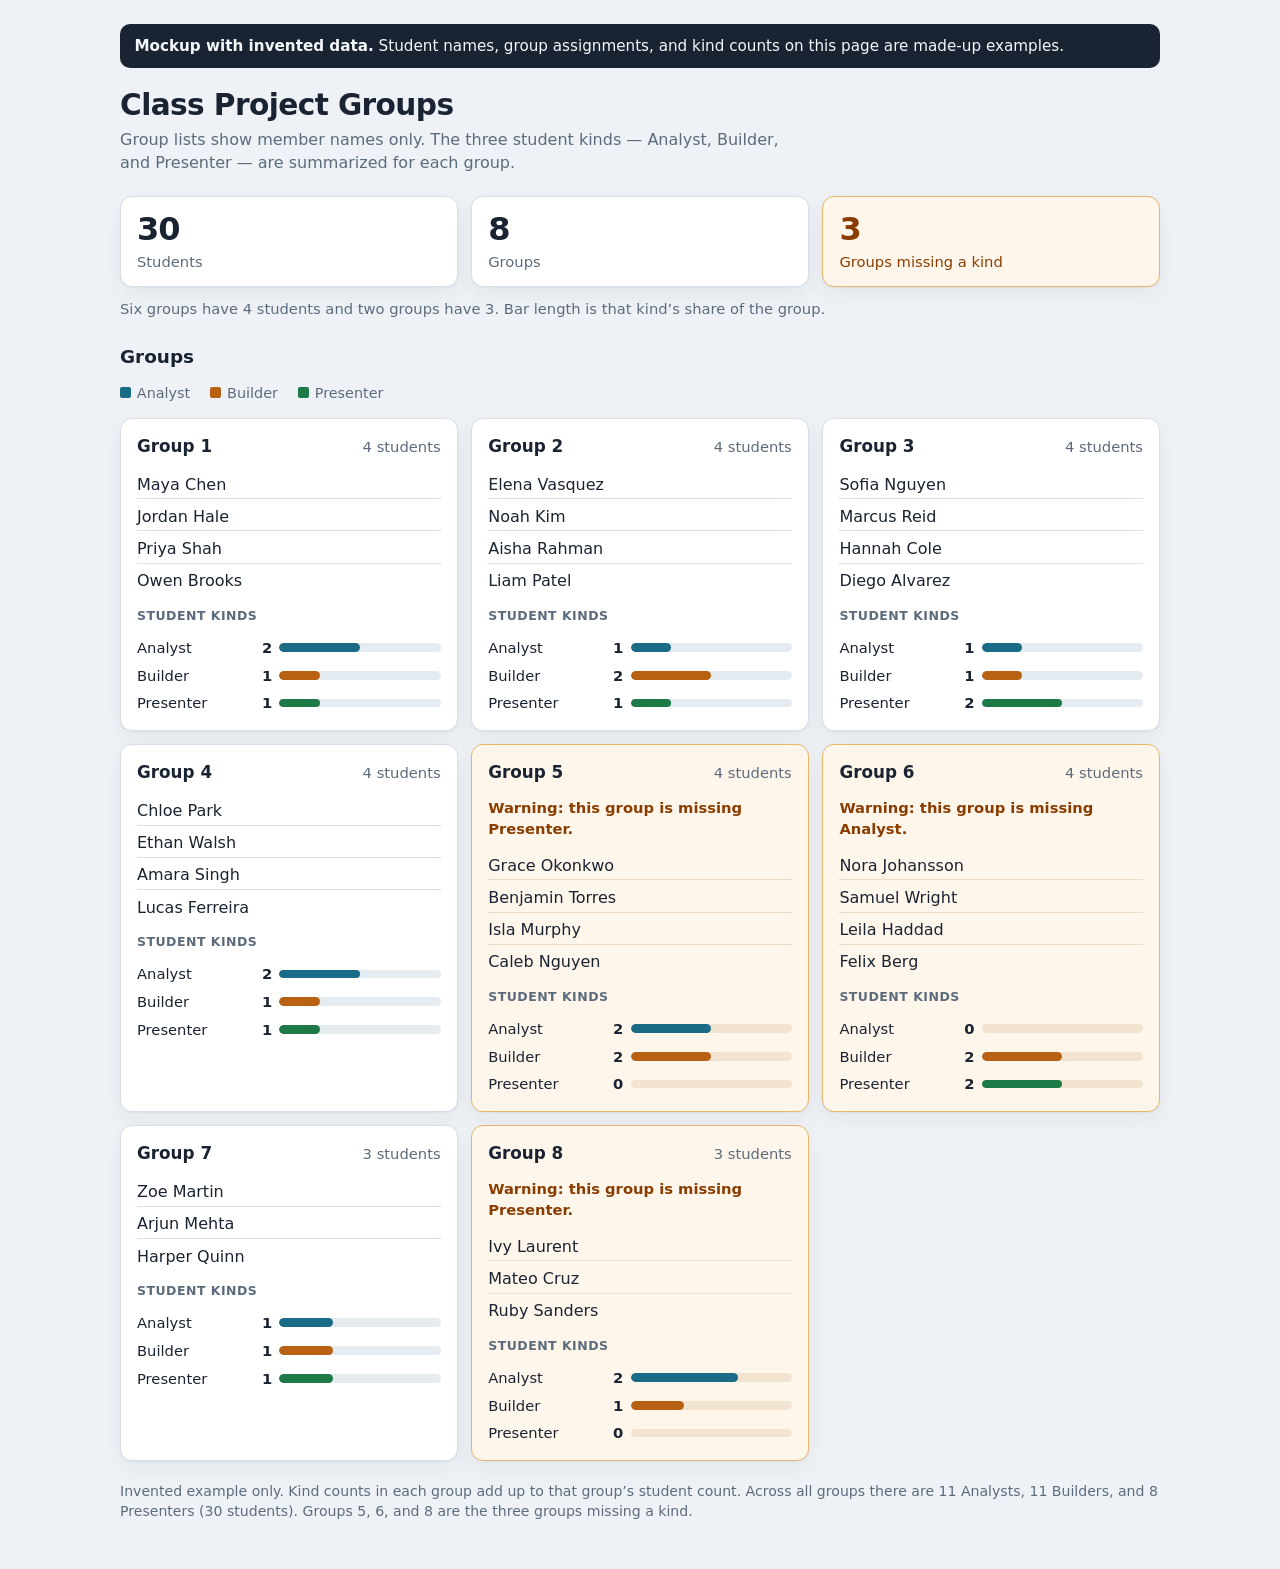
<file: mockup/index.html>
<!DOCTYPE html>
<html lang="en">
<head>
  <meta charset="utf-8">
  <meta name="viewport" content="width=device-width, initial-scale=1">
  <title>Class Project Groups — mockup</title>
  <style>
    :root {
      --bg: #eef2f6;
      --card: #ffffff;
      --ink: #1a2332;
      --muted: #5c6b7c;
      --line: #d7e0e8;
      --accent: #1e4d78;
      --analyst: #1a6b86;
      --builder: #b86112;
      --presenter: #1d7a46;
      --warn-bg: #fff6eb;
      --warn-ink: #8a3d00;
      --warn-line: #e8b56a;
      --shadow: 0 1px 2px rgba(26, 35, 50, 0.05), 0 8px 24px rgba(26, 35, 50, 0.05);
    }

    * { box-sizing: border-box; }

    body {
      margin: 0;
      background: var(--bg);
      color: var(--ink);
      font-family: "Segoe UI", system-ui, sans-serif;
      line-height: 1.45;
    }

    .wrap {
      max-width: 1080px;
      margin: 0 auto;
      padding: 1.5rem 1.25rem 3rem;
    }

    .mockup-banner {
      margin: 0 0 1.25rem;
      padding: 0.7rem 0.9rem;
      background: #1a2332;
      color: #f4f7fa;
      border-radius: 10px;
      font-size: 0.95rem;
    }

    .mockup-banner strong { font-weight: 650; }

    header.page h1 {
      margin: 0 0 0.35rem;
      font-size: 1.85rem;
      letter-spacing: -0.02em;
      line-height: 1.15;
    }

    .lede {
      margin: 0;
      max-width: 42rem;
      color: var(--muted);
    }

    .summary {
      display: grid;
      grid-template-columns: repeat(3, 1fr);
      gap: 0.85rem;
      margin: 1.35rem 0 0.7rem;
    }

    .stat {
      background: var(--card);
      border: 1px solid var(--line);
      border-radius: 12px;
      box-shadow: var(--shadow);
      padding: 0.95rem 1rem 0.85rem;
    }

    .stat-value {
      margin: 0;
      font-size: 2rem;
      font-weight: 700;
      letter-spacing: -0.03em;
      font-variant-numeric: tabular-nums;
      line-height: 1.1;
    }

    .stat-label {
      margin: 0.25rem 0 0;
      color: var(--muted);
      font-size: 0.92rem;
    }

    .stat-warn {
      background: var(--warn-bg);
      border-color: var(--warn-line);
    }

    .stat-warn .stat-value,
    .stat-warn .stat-label { color: var(--warn-ink); }

    .size-note {
      margin: 0 0 1.5rem;
      color: var(--muted);
      font-size: 0.92rem;
    }

    .groups-heading {
      margin: 0 0 0.75rem;
      font-size: 1.15rem;
    }

    .legend {
      display: flex;
      flex-wrap: wrap;
      gap: 0.85rem 1.25rem;
      margin: 0 0 0.9rem;
      color: var(--muted);
      font-size: 0.9rem;
    }

    .swatch {
      display: inline-block;
      width: 0.7rem;
      height: 0.7rem;
      margin-right: 0.35rem;
      border-radius: 2px;
      vertical-align: -0.05rem;
    }

    .swatch.analyst { background: var(--analyst); }
    .swatch.builder { background: var(--builder); }
    .swatch.presenter { background: var(--presenter); }

    .grid {
      display: grid;
      grid-template-columns: repeat(auto-fill, minmax(300px, 1fr));
      gap: 0.85rem;
    }

    .group {
      background: var(--card);
      border: 1px solid var(--line);
      border-radius: 12px;
      box-shadow: var(--shadow);
      padding: 0.95rem 1rem 1rem;
      display: flex;
      flex-direction: column;
      gap: 0.75rem;
    }

    .group.is-missing {
      background: var(--warn-bg);
      border-color: var(--warn-line);
    }

    .group-head {
      display: flex;
      justify-content: space-between;
      align-items: baseline;
      gap: 0.75rem;
    }

    .group h3 {
      margin: 0;
      font-size: 1.05rem;
    }

    .count {
      margin: 0;
      color: var(--muted);
      font-variant-numeric: tabular-nums;
      font-size: 0.92rem;
      white-space: nowrap;
    }

    .warning {
      margin: 0;
      color: var(--warn-ink);
      font-weight: 650;
      font-size: 0.92rem;
    }

    .members {
      list-style: none;
      margin: 0;
      padding: 0;
      display: flex;
      flex-direction: column;
      gap: 0.2rem;
    }

    .members li {
      padding: 0.15rem 0;
      border-bottom: 1px solid var(--line);
    }

    .group.is-missing .members li { border-bottom-color: #f0ddc4; }

    .members li:last-child { border-bottom: 0; }

    .kinds-label {
      margin: 0;
      font-size: 0.78rem;
      font-weight: 650;
      letter-spacing: 0.04em;
      text-transform: uppercase;
      color: var(--muted);
    }

    .kinds {
      display: flex;
      flex-direction: column;
      gap: 0.4rem;
    }

    .kind {
      display: grid;
      grid-template-columns: 6.6rem 1.4rem 1fr;
      align-items: center;
      gap: 0.45rem;
      font-size: 0.92rem;
    }

    .kind-name { color: var(--ink); }

    .kind-count {
      text-align: right;
      font-weight: 700;
      font-variant-numeric: tabular-nums;
    }

    .track {
      height: 0.55rem;
      background: #e4ebf1;
      border-radius: 999px;
      overflow: hidden;
    }

    .group.is-missing .track { background: #f3e4d2; }

    .fill {
      display: block;
      height: 100%;
      border-radius: 999px;
    }

    .fill.analyst { background: var(--analyst); }
    .fill.builder { background: var(--builder); }
    .fill.presenter { background: var(--presenter); }

    .footnote {
      margin: 1.25rem 0 0;
      color: var(--muted);
      font-size: 0.88rem;
    }

    @media (max-width: 720px) {
      .summary { grid-template-columns: 1fr; }
      header.page h1 { font-size: 1.55rem; }
    }
  </style>
</head>
<body>
  <div class="wrap">
    <p class="mockup-banner"><strong>Mockup with invented data.</strong> Student names, group assignments, and kind counts on this page are made-up examples.</p>

    <header class="page">
      <h1>Class Project Groups</h1>
      <p class="lede">Group lists show member names only. The three student kinds — Analyst, Builder, and Presenter — are summarized for each group.</p>
    </header>

    <section class="summary" aria-label="Class summary">
      <article class="stat">
        <p class="stat-value">30</p>
        <p class="stat-label">Students</p>
      </article>
      <article class="stat">
        <p class="stat-value">8</p>
        <p class="stat-label">Groups</p>
      </article>
      <article class="stat stat-warn">
        <p class="stat-value">3</p>
        <p class="stat-label">Groups missing a kind</p>
      </article>
    </section>
    <p class="size-note">Six groups have 4 students and two groups have 3. Bar length is that kind’s share of the group.</p>

    <h2 class="groups-heading">Groups</h2>
    <p class="legend">
      <span><i class="swatch analyst" aria-hidden="true"></i>Analyst</span>
      <span><i class="swatch builder" aria-hidden="true"></i>Builder</span>
      <span><i class="swatch presenter" aria-hidden="true"></i>Presenter</span>
    </p>

    <div class="grid">
      <article class="group">
        <div class="group-head">
          <h3>Group 1</h3>
          <p class="count">4 students</p>
        </div>
        <ul class="members">
          <li>Maya Chen</li>
          <li>Jordan Hale</li>
          <li>Priya Shah</li>
          <li>Owen Brooks</li>
        </ul>
        <p class="kinds-label">Student kinds</p>
        <div class="kinds">
          <div class="kind">
            <span class="kind-name">Analyst</span>
            <span class="kind-count">2</span>
            <div class="track" role="img" aria-label="Analyst: 2 of 4"><span class="fill analyst" style="width: 50%"></span></div>
          </div>
          <div class="kind">
            <span class="kind-name">Builder</span>
            <span class="kind-count">1</span>
            <div class="track" role="img" aria-label="Builder: 1 of 4"><span class="fill builder" style="width: 25%"></span></div>
          </div>
          <div class="kind">
            <span class="kind-name">Presenter</span>
            <span class="kind-count">1</span>
            <div class="track" role="img" aria-label="Presenter: 1 of 4"><span class="fill presenter" style="width: 25%"></span></div>
          </div>
        </div>
      </article>

      <article class="group">
        <div class="group-head">
          <h3>Group 2</h3>
          <p class="count">4 students</p>
        </div>
        <ul class="members">
          <li>Elena Vasquez</li>
          <li>Noah Kim</li>
          <li>Aisha Rahman</li>
          <li>Liam Patel</li>
        </ul>
        <p class="kinds-label">Student kinds</p>
        <div class="kinds">
          <div class="kind">
            <span class="kind-name">Analyst</span>
            <span class="kind-count">1</span>
            <div class="track" role="img" aria-label="Analyst: 1 of 4"><span class="fill analyst" style="width: 25%"></span></div>
          </div>
          <div class="kind">
            <span class="kind-name">Builder</span>
            <span class="kind-count">2</span>
            <div class="track" role="img" aria-label="Builder: 2 of 4"><span class="fill builder" style="width: 50%"></span></div>
          </div>
          <div class="kind">
            <span class="kind-name">Presenter</span>
            <span class="kind-count">1</span>
            <div class="track" role="img" aria-label="Presenter: 1 of 4"><span class="fill presenter" style="width: 25%"></span></div>
          </div>
        </div>
      </article>

      <article class="group">
        <div class="group-head">
          <h3>Group 3</h3>
          <p class="count">4 students</p>
        </div>
        <ul class="members">
          <li>Sofia Nguyen</li>
          <li>Marcus Reid</li>
          <li>Hannah Cole</li>
          <li>Diego Alvarez</li>
        </ul>
        <p class="kinds-label">Student kinds</p>
        <div class="kinds">
          <div class="kind">
            <span class="kind-name">Analyst</span>
            <span class="kind-count">1</span>
            <div class="track" role="img" aria-label="Analyst: 1 of 4"><span class="fill analyst" style="width: 25%"></span></div>
          </div>
          <div class="kind">
            <span class="kind-name">Builder</span>
            <span class="kind-count">1</span>
            <div class="track" role="img" aria-label="Builder: 1 of 4"><span class="fill builder" style="width: 25%"></span></div>
          </div>
          <div class="kind">
            <span class="kind-name">Presenter</span>
            <span class="kind-count">2</span>
            <div class="track" role="img" aria-label="Presenter: 2 of 4"><span class="fill presenter" style="width: 50%"></span></div>
          </div>
        </div>
      </article>

      <article class="group">
        <div class="group-head">
          <h3>Group 4</h3>
          <p class="count">4 students</p>
        </div>
        <ul class="members">
          <li>Chloe Park</li>
          <li>Ethan Walsh</li>
          <li>Amara Singh</li>
          <li>Lucas Ferreira</li>
        </ul>
        <p class="kinds-label">Student kinds</p>
        <div class="kinds">
          <div class="kind">
            <span class="kind-name">Analyst</span>
            <span class="kind-count">2</span>
            <div class="track" role="img" aria-label="Analyst: 2 of 4"><span class="fill analyst" style="width: 50%"></span></div>
          </div>
          <div class="kind">
            <span class="kind-name">Builder</span>
            <span class="kind-count">1</span>
            <div class="track" role="img" aria-label="Builder: 1 of 4"><span class="fill builder" style="width: 25%"></span></div>
          </div>
          <div class="kind">
            <span class="kind-name">Presenter</span>
            <span class="kind-count">1</span>
            <div class="track" role="img" aria-label="Presenter: 1 of 4"><span class="fill presenter" style="width: 25%"></span></div>
          </div>
        </div>
      </article>

      <article class="group is-missing">
        <div class="group-head">
          <h3>Group 5</h3>
          <p class="count">4 students</p>
        </div>
        <p class="warning">Warning: this group is missing Presenter.</p>
        <ul class="members">
          <li>Grace Okonkwo</li>
          <li>Benjamin Torres</li>
          <li>Isla Murphy</li>
          <li>Caleb Nguyen</li>
        </ul>
        <p class="kinds-label">Student kinds</p>
        <div class="kinds">
          <div class="kind">
            <span class="kind-name">Analyst</span>
            <span class="kind-count">2</span>
            <div class="track" role="img" aria-label="Analyst: 2 of 4"><span class="fill analyst" style="width: 50%"></span></div>
          </div>
          <div class="kind">
            <span class="kind-name">Builder</span>
            <span class="kind-count">2</span>
            <div class="track" role="img" aria-label="Builder: 2 of 4"><span class="fill builder" style="width: 50%"></span></div>
          </div>
          <div class="kind">
            <span class="kind-name">Presenter</span>
            <span class="kind-count">0</span>
            <div class="track" role="img" aria-label="Presenter: 0 of 4"><span class="fill presenter" style="width: 0%"></span></div>
          </div>
        </div>
      </article>

      <article class="group is-missing">
        <div class="group-head">
          <h3>Group 6</h3>
          <p class="count">4 students</p>
        </div>
        <p class="warning">Warning: this group is missing Analyst.</p>
        <ul class="members">
          <li>Nora Johansson</li>
          <li>Samuel Wright</li>
          <li>Leila Haddad</li>
          <li>Felix Berg</li>
        </ul>
        <p class="kinds-label">Student kinds</p>
        <div class="kinds">
          <div class="kind">
            <span class="kind-name">Analyst</span>
            <span class="kind-count">0</span>
            <div class="track" role="img" aria-label="Analyst: 0 of 4"><span class="fill analyst" style="width: 0%"></span></div>
          </div>
          <div class="kind">
            <span class="kind-name">Builder</span>
            <span class="kind-count">2</span>
            <div class="track" role="img" aria-label="Builder: 2 of 4"><span class="fill builder" style="width: 50%"></span></div>
          </div>
          <div class="kind">
            <span class="kind-name">Presenter</span>
            <span class="kind-count">2</span>
            <div class="track" role="img" aria-label="Presenter: 2 of 4"><span class="fill presenter" style="width: 50%"></span></div>
          </div>
        </div>
      </article>

      <article class="group">
        <div class="group-head">
          <h3>Group 7</h3>
          <p class="count">3 students</p>
        </div>
        <ul class="members">
          <li>Zoe Martin</li>
          <li>Arjun Mehta</li>
          <li>Harper Quinn</li>
        </ul>
        <p class="kinds-label">Student kinds</p>
        <div class="kinds">
          <div class="kind">
            <span class="kind-name">Analyst</span>
            <span class="kind-count">1</span>
            <div class="track" role="img" aria-label="Analyst: 1 of 3"><span class="fill analyst" style="width: 33.33%"></span></div>
          </div>
          <div class="kind">
            <span class="kind-name">Builder</span>
            <span class="kind-count">1</span>
            <div class="track" role="img" aria-label="Builder: 1 of 3"><span class="fill builder" style="width: 33.33%"></span></div>
          </div>
          <div class="kind">
            <span class="kind-name">Presenter</span>
            <span class="kind-count">1</span>
            <div class="track" role="img" aria-label="Presenter: 1 of 3"><span class="fill presenter" style="width: 33.33%"></span></div>
          </div>
        </div>
      </article>

      <article class="group is-missing">
        <div class="group-head">
          <h3>Group 8</h3>
          <p class="count">3 students</p>
        </div>
        <p class="warning">Warning: this group is missing Presenter.</p>
        <ul class="members">
          <li>Ivy Laurent</li>
          <li>Mateo Cruz</li>
          <li>Ruby Sanders</li>
        </ul>
        <p class="kinds-label">Student kinds</p>
        <div class="kinds">
          <div class="kind">
            <span class="kind-name">Analyst</span>
            <span class="kind-count">2</span>
            <div class="track" role="img" aria-label="Analyst: 2 of 3"><span class="fill analyst" style="width: 66.67%"></span></div>
          </div>
          <div class="kind">
            <span class="kind-name">Builder</span>
            <span class="kind-count">1</span>
            <div class="track" role="img" aria-label="Builder: 1 of 3"><span class="fill builder" style="width: 33.33%"></span></div>
          </div>
          <div class="kind">
            <span class="kind-name">Presenter</span>
            <span class="kind-count">0</span>
            <div class="track" role="img" aria-label="Presenter: 0 of 3"><span class="fill presenter" style="width: 0%"></span></div>
          </div>
        </div>
      </article>
    </div>

    <p class="footnote">Invented example only. Kind counts in each group add up to that group’s student count. Across all groups there are 11 Analysts, 11 Builders, and 8 Presenters (30 students). Groups 5, 6, and 8 are the three groups missing a kind.</p>
  </div>
</body>
</html>
</file>
